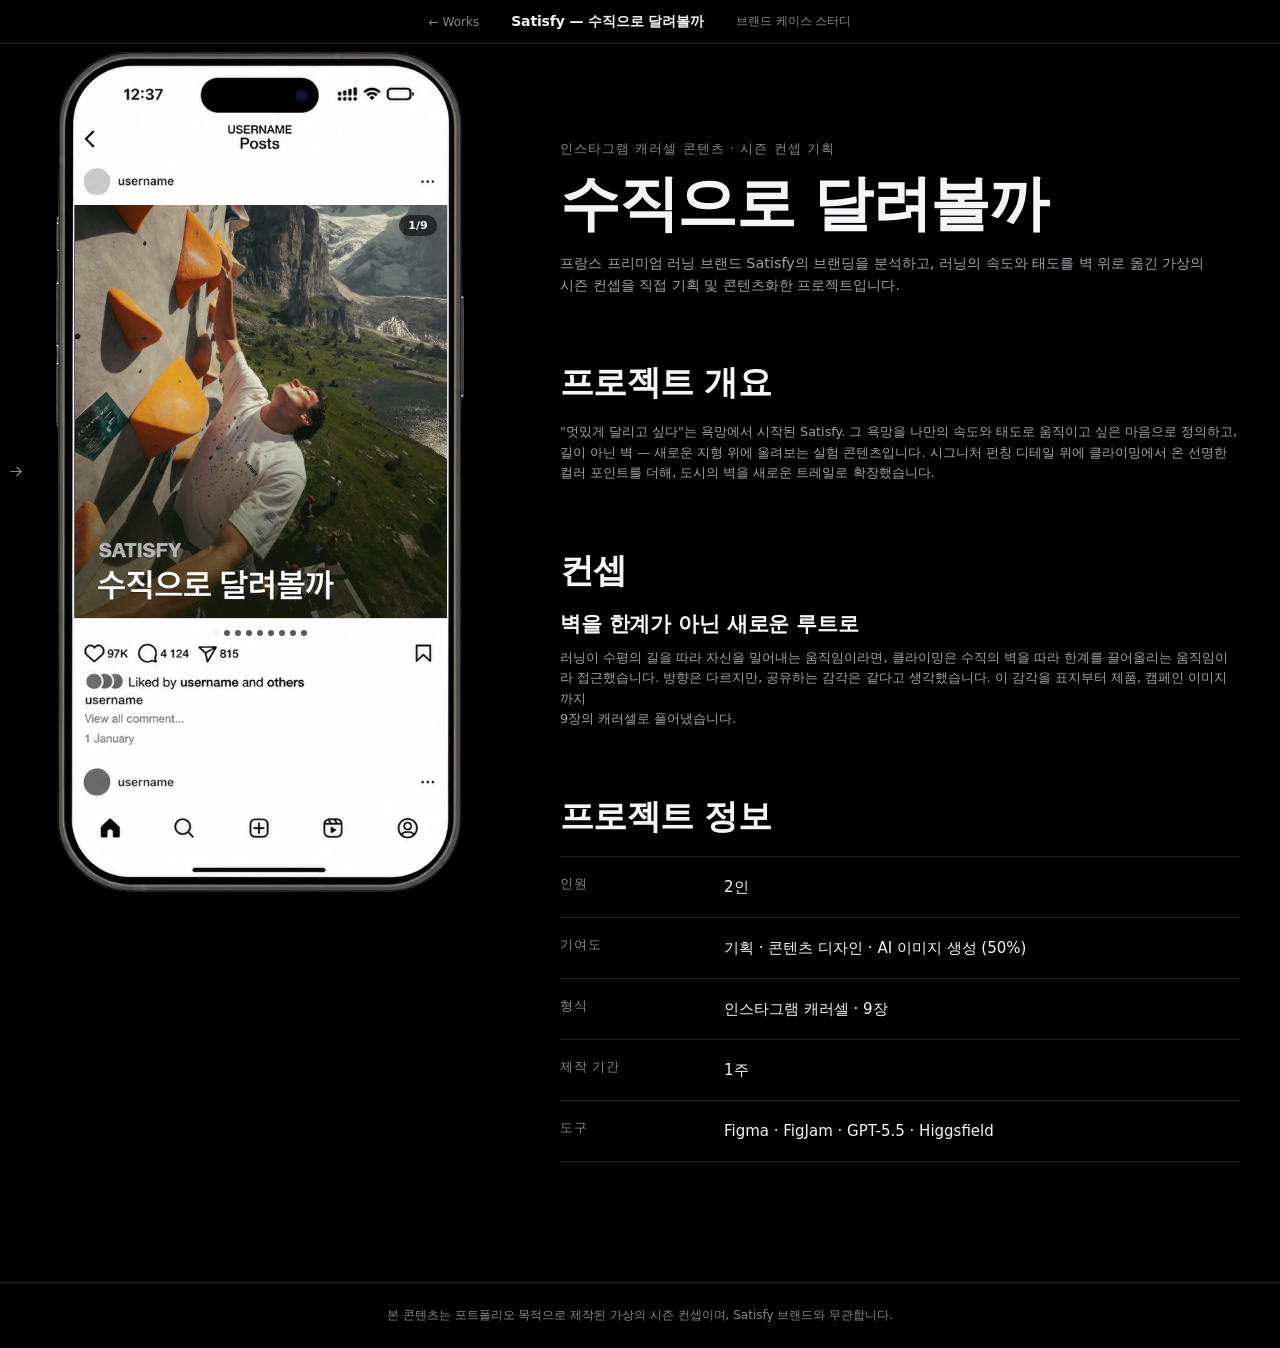
<file: work/instagram-contents/index.html>
<!DOCTYPE html>
<html lang="ko">
<head>
<meta charset="utf-8">
<meta name="viewport" content="width=device-width, initial-scale=1">
<title>INSTAGRAM CONTENTS — EUNSEO JEONG®</title>
<meta name="description" content="프랑스 프리미엄 러닝 브랜드 Satisfy를 분석해 기획한 가상 시즌 컨셉 '수직으로 달려볼까' — 인스타그램 캐러셀 9장 콘텐츠 디자인 케이스 스터디. Figma · FigJam · GPT-5.5 · Higgsfield">
<link rel="icon" href="data:image/svg+xml,%3Csvg xmlns='http://www.w3.org/2000/svg' viewBox='0 0 100 100'%3E%3Ctext y='.9em' font-size='90'%3E✳%3C/text%3E%3C/svg%3E">
<style>
/* Self-contained case study. Art direction lifted verbatim from the handoff
   (Apple-ish black + system font), so this page does not load assets/site.css. */
:root{
  --bg:#000;--ink:#f5f5f7;--body:#a1a1a6;--muted:#86868b;
  --hairline:rgba(255,255,255,.14);--hairline-soft:rgba(255,255,255,.12);
  --font:system-ui,-apple-system,BlinkMacSystemFont,"Inter","Helvetica Neue",Arial,sans-serif;
}
html,body{margin:0;padding:0;background:var(--bg)}
body{font-family:var(--font);color:var(--ink);-webkit-font-smoothing:antialiased}
a{color:var(--ink)}a:hover{color:#fff}
::selection{background:rgba(245,245,247,.25)}
:focus-visible{outline:2px solid #2997ff;outline-offset:3px}
*{box-sizing:border-box}

nav.top{background:#000;height:44px;display:flex;align-items:center;justify-content:center;
  gap:32px;border-bottom:1px solid var(--hairline-soft);position:sticky;top:0;z-index:50}
nav.top a{text-decoration:none}
nav.top .title{color:var(--ink);font-size:14px;font-weight:600;letter-spacing:-.01em}
nav.top .sub{color:var(--muted);font-size:12px;font-weight:400}
nav.top a.back{color:var(--muted);font-size:12px;text-decoration:none}
nav.top a.back:hover{color:var(--ink)}

main{max-width:1440px;margin:0 auto;display:grid;
  grid-template-columns:minmax(380px,1fr) minmax(420px,680px);
  gap:80px;padding:0 40px 120px;align-items:start}

/* ---- left: sticky phone with the carousel ------------------------------- */
.stage{position:sticky;top:44px;height:calc(100vh - 44px);
  display:flex;justify-content:center;align-items:center}
.phone{position:relative;width:min(100%,45.9vh);aspect-ratio:580 / 1189;user-select:none}
.screen{position:absolute;left:5.17%;top:18.42%;width:90%;height:48.86%;background:#000}
.igscroll{width:100%;height:100%;display:flex;overflow-x:auto;overflow-y:hidden;
  scroll-snap-type:x mandatory;scrollbar-width:none;overscroll-behavior-x:contain;cursor:grab}
.igscroll::-webkit-scrollbar{display:none}
.slide{flex:0 0 100%;height:100%;scroll-snap-align:start;
  background-size:cover;background-position:center}
.counter{position:absolute;top:10px;right:10px;background:rgba(0,0,0,.55);color:#fff;
  font-size:11px;font-weight:600;padding:4px 9px;border-radius:999px;pointer-events:none}
.hint{position:absolute;z-index:3;right:calc(100% + 28px);top:50%;transform:translateY(-50%);
  display:flex;align-items:center;gap:8px;white-space:nowrap;color:var(--muted);
  font-size:15px;font-weight:500}
.frame{position:absolute;inset:0;width:100%;height:100%;display:block;pointer-events:none;z-index:2}
.dots{position:absolute;z-index:3;left:0;right:0;top:68.69%;display:flex;justify-content:center;gap:5px}
.dots button{width:6px;height:6px;border-radius:50%;border:none;padding:0;cursor:pointer;
  transition:background .4s ease,transform .3s ease;background:#5a5a5e}
.dots button[aria-current="true"]{background:#f5f5f7;transform:scale(1.15)}

/* ---- right: project detail ---------------------------------------------- */
.detail{padding-top:96px;display:flex;flex-direction:column;gap:64px}
.eyebrow{margin:0 0 14px;font-size:13px;font-weight:400;color:var(--muted);letter-spacing:.08em}
h1{margin:0;font-size:60px;font-weight:700;letter-spacing:-.025em;line-height:1.05;color:var(--ink)}
.lede{margin:18px 0 0;font-size:14.4px;font-weight:400;line-height:1.5;color:var(--body);max-width:680px}
h2{margin:0 0 16px;font-size:34px;font-weight:700;letter-spacing:-.02em;color:var(--ink)}
.subhead{margin:0 0 10px;font-size:21px;font-weight:600;letter-spacing:-.01em;color:var(--ink)}
.body{margin:0;font-size:12.8px;font-weight:400;line-height:1.6;color:var(--body);max-width:680px}
.info{display:flex;flex-direction:column}
.info .row{display:grid;grid-template-columns:140px 1fr;gap:24px;padding:18px 0;
  border-top:1px solid var(--hairline)}
.info .row:last-child{border-bottom:1px solid var(--hairline)}
.info .k{font-size:13px;color:var(--muted);letter-spacing:.06em}
.info .v{font-size:15px;color:var(--ink);line-height:1.6}

footer{border-top:1px solid var(--hairline-soft);padding:24px 40px}
footer p{margin:0;font-size:12px;color:var(--muted);text-align:center;font-weight:500}

@media (max-width:900px){
  main{grid-template-columns:1fr;gap:24px;padding:0 20px 80px}
  .stage{position:static;height:auto;padding:32px 0 8px}
  .phone{width:min(78%,300px)}
  .hint{display:none}
  .detail{padding-top:8px;gap:44px}
  h1{font-size:40px}
  h2{font-size:27px}
}
@media (prefers-reduced-motion:reduce){
  .dots button,.igscroll{scroll-behavior:auto;transition:none}
}
</style>
</head>
<body>

<nav class="top">
  <a class="back" href="../../#work">← Works</a>
  <span class="title">Satisfy — 수직으로 달려볼까</span>
  <span class="sub">브랜드 케이스 스터디</span>
</nav>

<main>
  <section class="stage" aria-label="인스타그램 목업">
    <div class="phone">
      <div class="screen">
        <div class="igscroll" id="scroller" aria-roledescription="캐러셀"></div>
        <div class="counter" id="counter">1/9</div>
      </div>
      <div class="hint">
        <span>마우스 스크롤 시 다음 캐러셀로 이동</span>
        <svg width="18" height="18" viewBox="0 0 24 24" fill="none" stroke="#86868b" stroke-width="1.5" stroke-linecap="round" stroke-linejoin="round"><path d="M5 12h14"></path><path d="M13 6l6 6-6 6"></path></svg>
      </div>
      <img class="frame" src="../../assets/work/instagram-contents/iphone-mockup.webp" alt="아이폰 목업" draggable="false">
      <div class="dots" id="dots"></div>
    </div>
  </section>

  <section class="detail" aria-label="프로젝트 상세">
    <div>
      <p class="eyebrow">인스타그램 캐러셀 콘텐츠 · 시즌 컨셉 기획</p>
      <h1>수직으로 달려볼까</h1>
      <p class="lede">프랑스 프리미엄 러닝 브랜드 Satisfy의 브랜딩을 분석하고, 러닝의 속도와 태도를 벽 위로 옮긴 가상의<br>시즌 컨셉을 직접 기획 및 콘텐츠화한 프로젝트입니다.</p>
    </div>
    <div>
      <h2>프로젝트 개요</h2>
      <p class="body">"멋있게 달리고 싶다"는 욕망에서 시작된 Satisfy. 그 욕망을 나만의 속도와 태도로 움직이고 싶은 마음으로 정의하고, 길이 아닌 벽 — 새로운 지형 위에 올려보는 실험 콘텐츠입니다. 시그니처 펀칭 디테일 위에 클라이밍에서 온 선명한 컬러 포인트를 더해, 도시의 벽을 새로운 트레일로 확장했습니다.</p>
    </div>
    <div>
      <h2>컨셉</h2>
      <p class="subhead">벽을 한계가 아닌 새로운 루트로</p>
      <p class="body">러닝이 수평의 길을 따라 자신을 밀어내는 움직임이라면, 클라이밍은 수직의 벽을 따라 한계를 끌어올리는 움직임이라 접근했습니다. 방향은 다르지만, 공유하는 감각은 같다고 생각했습니다. 이 감각을 표지부터 제품, 캠페인 이미지까지<br>9장의 캐러셀로 풀어냈습니다.</p>
    </div>
    <div>
      <h2>프로젝트 정보</h2>
      <div class="info">
        <div class="row"><span class="k">인원</span><span class="v">2인</span></div>
        <div class="row"><span class="k">기여도</span><span class="v">기획 · 콘텐츠 디자인 · AI 이미지 생성 (50%)</span></div>
        <div class="row"><span class="k">형식</span><span class="v">인스타그램 캐러셀 · 9장</span></div>
        <div class="row"><span class="k">제작 기간</span><span class="v">1주</span></div>
        <div class="row"><span class="k">도구</span><span class="v">Figma · FigJam · GPT-5.5 · Higgsfield</span></div>
      </div>
    </div>
  </section>
</main>

<footer>
  <p>본 콘텐츠는 포트폴리오 목적으로 제작된 가상의 시즌 컨셉이며, Satisfy 브랜드와 무관합니다.</p>
</footer>

<script>
(function () {
  'use strict';
  var BASE = '../../assets/work/instagram-contents/slides/';
  var COUNT = 9;
  var reduced = window.matchMedia('(prefers-reduced-motion: reduce)').matches;

  var scroller = document.getElementById('scroller');
  var counter = document.getElementById('counter');
  var dotsWrap = document.getElementById('dots');
  var idx = 0;

  // ---- build slides + dots -------------------------------------------------
  var dots = [];
  for (var i = 0; i < COUNT; i++) {
    (function (i) {
      var n = ('0' + (i + 1)).slice(-2);
      var s = document.createElement('div');
      s.className = 'slide';
      s.setAttribute('role', 'img');
      s.setAttribute('aria-label', '슬라이드 ' + (i + 1));
      s.style.backgroundImage = 'url("' + BASE + n + '.webp")';
      scroller.appendChild(s);

      var d = document.createElement('button');
      d.type = 'button';
      d.setAttribute('aria-label', (i + 1) + '번 슬라이드');
      d.addEventListener('click', function () { go(i); });
      dotsWrap.appendChild(d);
      dots.push(d);
    })(i);
  }

  function paint() {
    counter.textContent = (idx + 1) + '/' + COUNT;
    dots.forEach(function (d, i) {
      d.setAttribute('aria-current', i === idx ? 'true' : 'false');
    });
  }

  function go(i) {
    var t = (i + COUNT) % COUNT;
    scroller.scrollTo({ left: t * scroller.clientWidth, behavior: reduced ? 'auto' : 'smooth' });
    idx = t; paint();
  }

  // keep idx in sync when the user scroll-snaps by hand / drag
  scroller.addEventListener('scroll', function () {
    var i = Math.round(scroller.scrollLeft / scroller.clientWidth);
    if (i !== idx) { idx = i; paint(); }
  }, { passive: true });

  // ---- wheel over the phone advances the carousel (per the on-screen hint) --
  // Desktop only: on narrow layouts the phone is static and the page must scroll.
  var wheelLock = false;
  scroller.parentNode.parentNode.addEventListener('wheel', function (e) {
    if (window.matchMedia('(max-width:900px)').matches) return;
    e.preventDefault();
    if (wheelLock) return;
    var d = (Math.abs(e.deltaY) > Math.abs(e.deltaX) ? e.deltaY : e.deltaX);
    if (Math.abs(d) < 2) return;
    wheelLock = true;
    go(idx + (d > 0 ? 1 : -1));
    setTimeout(function () { wheelLock = false; }, reduced ? 120 : 420);
  }, { passive: false });

  // ---- pointer drag (mouse) ------------------------------------------------
  var dragging = false, moved = false, startX = 0, startL = 0, snapT = null;
  scroller.addEventListener('pointerdown', function (e) {
    if (e.pointerType !== 'mouse') return;
    dragging = true; moved = false;
    startX = e.clientX; startL = scroller.scrollLeft;
    scroller.setPointerCapture(e.pointerId);
    scroller.style.scrollSnapType = 'none';
    scroller.style.cursor = 'grabbing';
  });
  scroller.addEventListener('pointermove', function (e) {
    if (!dragging) return;
    var dx = e.clientX - startX;
    if (Math.abs(dx) > 3) moved = true;
    scroller.scrollLeft = startL - dx;
  });
  function dragUp(e) {
    if (!dragging) return;
    dragging = false;
    scroller.style.cursor = 'grab';
    var dx = e.clientX - startX;
    var base = Math.round(startL / scroller.clientWidth);
    var i = idx;
    if (moved) i = dx < -30 ? base + 1 : dx > 30 ? base - 1 : Math.round(scroller.scrollLeft / scroller.clientWidth);
    go(i);
    clearTimeout(snapT);
    snapT = setTimeout(function () { scroller.style.scrollSnapType = 'x mandatory'; }, 500);
  }
  scroller.addEventListener('pointerup', dragUp);
  scroller.addEventListener('pointercancel', dragUp);

  // ---- keyboard ------------------------------------------------------------
  window.addEventListener('keydown', function (e) {
    if (e.key === 'ArrowLeft') go(idx - 1);
    else if (e.key === 'ArrowRight') go(idx + 1);
  });

  paint();
})();
</script>
</body>
</html>
</file>
